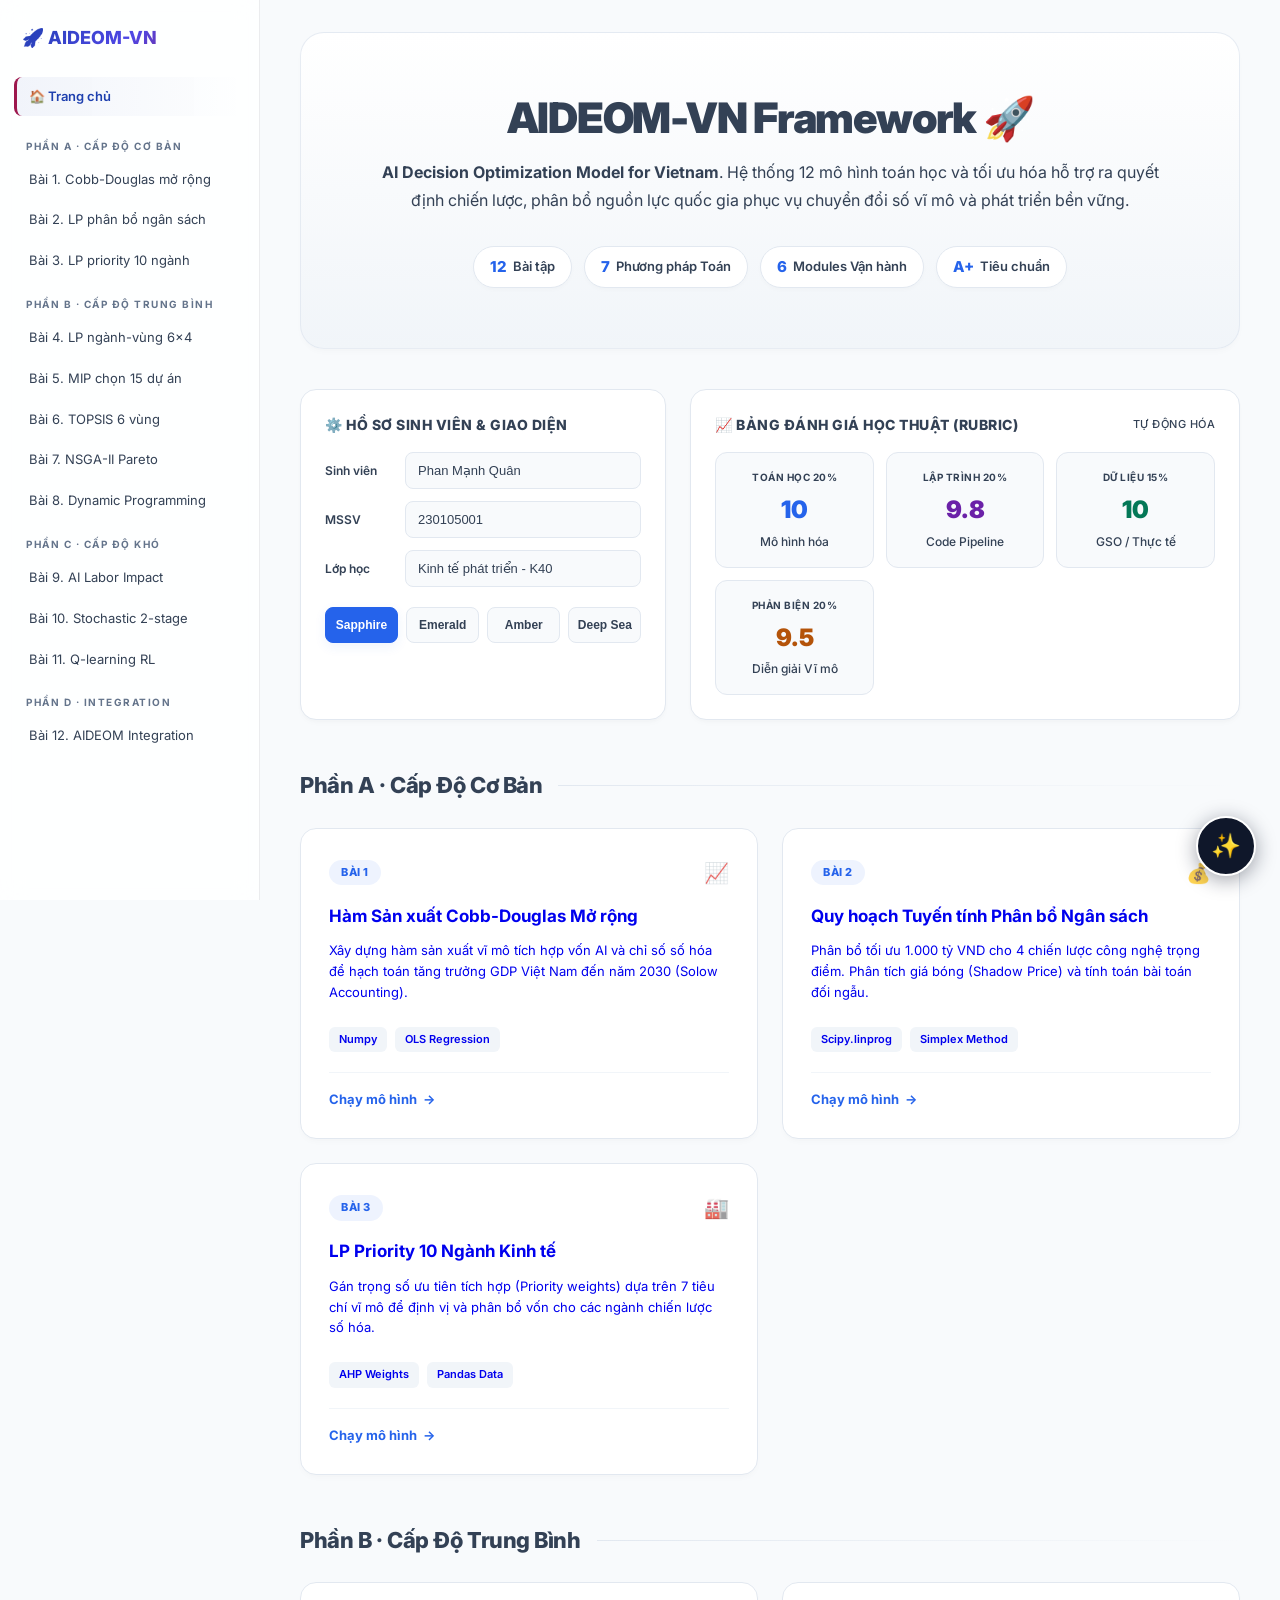
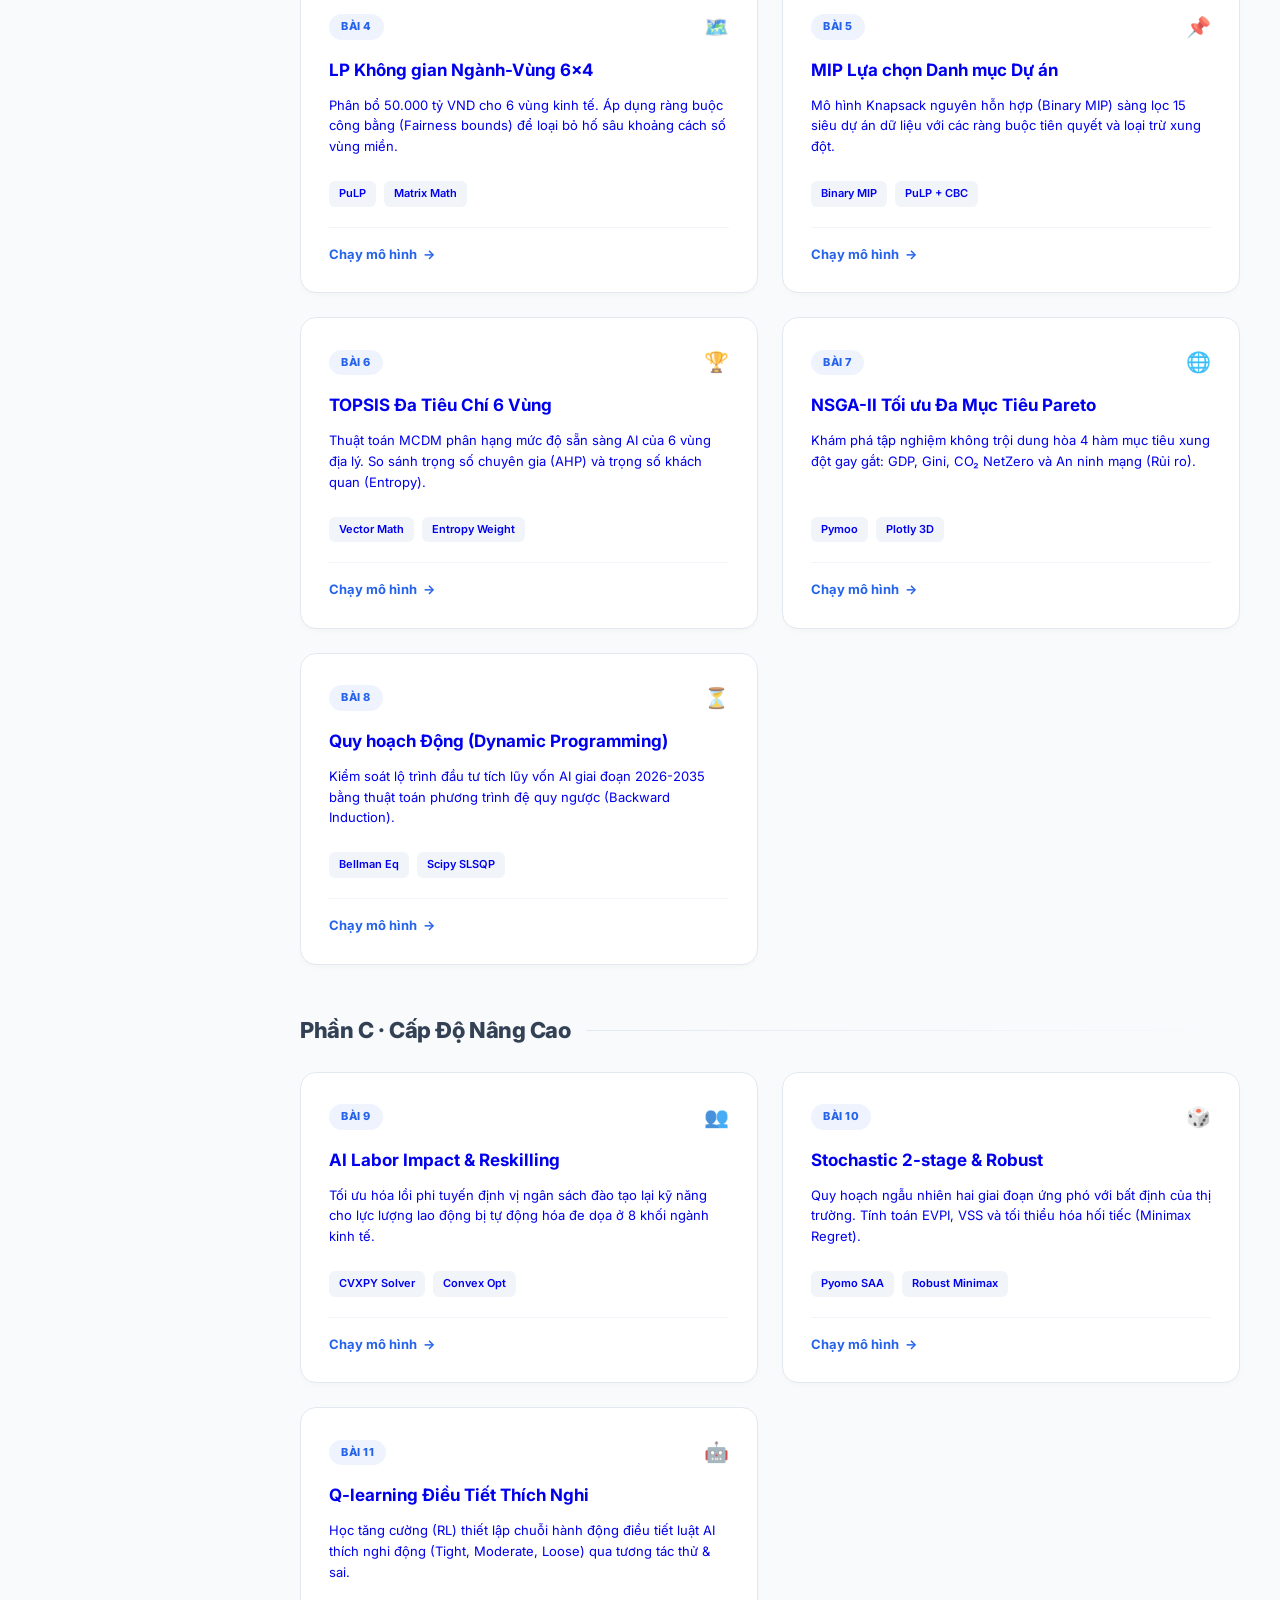
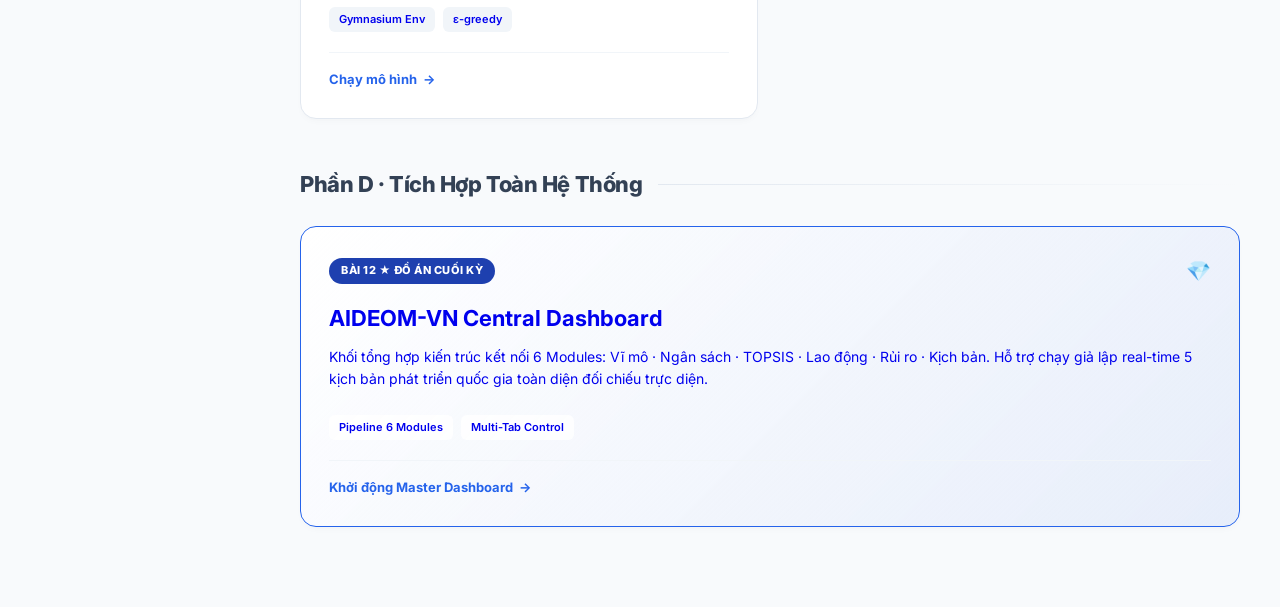
<file: index.html>
<!DOCTYPE html>
<html lang="vi">
<head>
<meta charset="UTF-8">
<meta name="viewport" content="width=device-width, initial-scale=1.0">
<title>AIDEOM-VN · AI Decision Optimization Model for Vietnam</title>
<meta name="description" content="12 bài đề tài cuối kỳ môn Các mô hình ra quyết định - Ngành kinh tế Việt Nam">
<link rel="preconnect" href="https://fonts.googleapis.com">
<link rel="preconnect" href="https://fonts.gstatic.com" crossorigin>
<link href="https://fonts.googleapis.com/css2?family=Inter:wght@400;500;600;700;800;900&display=swap" rel="stylesheet">
<link rel="stylesheet" href="styles.css">

<style>
/* =============================================================
   ✨ PREMIUM SAAS PORTFOLIO DASHBOARD DESIGN
   ============================================================= */
:root {
  --radius-xl: 24px;
  --radius-lg: 16px;
  --radius-md: 12px;
  --shadow-soft: 0 4px 6px -1px rgba(0, 0, 0, 0.02), 0 2px 4px -1px rgba(0, 0, 0, 0.02);
  --shadow-hover: 0 20px 25px -5px rgba(0, 0, 0, 0.05), 0 10px 10px -5px rgba(0, 0, 0, 0.02);
  --color-primary-light: rgba(37, 99, 235, 0.08);
}

body { font-family: 'Inter', sans-serif; background: #f8fafc; }

/* 1. HERO SECTION CAO CẤP */
.premium-hero {
  background: linear-gradient(180deg, #ffffff 0%, #f1f5f9 100%);
  border: 1px solid rgba(226, 232, 240, 0.8);
  border-radius: var(--radius-xl);
  padding: 60px 40px;
  margin-bottom: 40px;
  text-align: center;
  position: relative;
  overflow: hidden;
  box-shadow: var(--shadow-soft);
}
.premium-hero h1 {
  font-size: 42px; font-weight: 900; letter-spacing: -0.03em;
  color: var(--text-main); margin-bottom: 16px; line-height: 1.2;
}
.premium-hero p {
  font-size: 16px; color: var(--text-muted);
  max-width: 800px; margin: 0 auto 32px; line-height: 1.7; font-weight: 400;
}
.hero-badges {
  display: flex; gap: 12px; justify-content: center; flex-wrap: wrap;
}
.h-badge {
  background: #ffffff; border: 1px solid #e2e8f0;
  padding: 8px 16px; border-radius: 30px;
  font-size: 13px; font-weight: 600; color: var(--text-body);
  box-shadow: 0 2px 4px rgba(0,0,0,0.02); display: flex; align-items: center; gap: 6px;
}
.h-badge span { color: var(--color-primary); font-weight: 800; font-size: 15px; }

/* 2. KHUNG ĐIỀU KHIỂN & RUBRIC SANG TRỌNG */
.dashboard-top-grid {
  display: grid; grid-template-columns: 1fr 1.5fr; gap: 24px; margin-bottom: 40px;
}
@media (max-width: 900px) { .dashboard-top-grid { grid-template-columns: 1fr; } }

.glass-panel {
  background: #ffffff; border-radius: var(--radius-lg);
  border: 1px solid #e2e8f0; padding: 24px; box-shadow: var(--shadow-soft);
}
.panel-title { font-size: 14px; font-weight: 800; color: var(--text-main); text-transform: uppercase; letter-spacing: 0.5px; margin-bottom: 16px; display: flex; align-items: center; gap: 8px; }

/* Form cá nhân hóa */
.profile-input-group { margin-bottom: 12px; display: grid; grid-template-columns: 80px 1fr; align-items: center; }
.profile-input-group label { font-size: 12px; font-weight: 600; color: var(--text-muted); }
.profile-input-group input { 
  background: #f8fafc; border: 1px solid #e2e8f0; border-radius: 8px; 
  padding: 10px 12px; font-size: 13px; color: var(--text-main); font-weight: 500; transition: all 0.2s; 
}
.profile-input-group input:focus { background: #ffffff; border-color: var(--color-primary); box-shadow: 0 0 0 3px var(--color-primary-light); outline: none; }

/* Theme Selector Pill */
.theme-selector { display: flex; gap: 8px; margin-top: 20px; }
.theme-btn { 
  flex: 1; padding: 10px 0; border-radius: 8px; border: 1px solid #e2e8f0; 
  background: #f8fafc; font-size: 12px; font-weight: 600; color: var(--text-muted); 
  cursor: pointer; transition: all 0.2s; 
}
.theme-btn:hover { border-color: var(--color-primary); color: var(--color-primary); }
.theme-btn.active { background: var(--color-primary); color: white; border-color: var(--color-primary); box-shadow: 0 4px 12px var(--color-primary-light); }

/* Rubric Grid */
.rubric-grid { display: grid; grid-template-columns: repeat(auto-fit, minmax(130px, 1fr)); gap: 12px; }
.rubric-item { background: #f8fafc; padding: 16px; border-radius: 12px; border: 1px solid #e2e8f0; text-align: center; transition: transform 0.2s; }
.rubric-item:hover { transform: translateY(-2px); border-color: var(--color-primary); }
.r-weight { font-size: 10px; font-weight: 700; color: var(--text-muted); text-transform: uppercase; letter-spacing: 0.5px; }
.r-score { font-size: 24px; font-weight: 900; color: var(--color-primary); margin: 6px 0 2px; }
.r-label { font-size: 12px; font-weight: 500; color: var(--text-body); }

/* 3. DANH MỤC SECTION & THẺ BÀI TẬP ĐẸP MẮT */
.category-header {
  display: flex; align-items: center; gap: 16px; margin: 48px 0 24px;
}
.category-header h2 { 
  margin: 0; font-size: 22px; font-weight: 800; color: var(--text-main); letter-spacing: -0.02em; border-bottom: none; padding-bottom: 0;
}
.category-header .line { flex: 1; height: 1px; background: linear-gradient(90deg, #e2e8f0, transparent); }

.exercise-grid {
  display: grid; grid-template-columns: repeat(auto-fill, minmax(320px, 1fr)); gap: 24px;
}
.ex-card {
  background: #ffffff; border-radius: var(--radius-lg); padding: 28px;
  border: 1px solid #e2e8f0; box-shadow: var(--shadow-soft);
  text-decoration: none; display: flex; flex-direction: column;
  transition: all 0.3s cubic-bezier(0.4, 0, 0.2, 1);
  position: relative; overflow: hidden;
}
.ex-card::before {
  content: ''; position: absolute; top: 0; left: 0; width: 100%; height: 4px;
  background: var(--color-primary); opacity: 0; transition: opacity 0.3s;
}
.ex-card:hover { transform: translateY(-4px); box-shadow: var(--shadow-hover); border-color: #cbd5e1; }
.ex-card:hover::before { opacity: 1; }

.ex-top { display: flex; justify-content: space-between; align-items: center; margin-bottom: 16px; }
.ex-badge { 
  font-size: 11px; font-weight: 800; background: var(--color-primary-light); 
  color: var(--color-primary); padding: 4px 12px; border-radius: 20px; letter-spacing: 0.5px; text-transform: uppercase;
}
.ex-icon { font-size: 20px; opacity: 0.8; }
.ex-title { font-size: 17px; font-weight: 700; color: var(--text-main); margin-bottom: 12px; line-height: 1.4; }
.ex-desc { font-size: 13px; color: var(--text-muted); line-height: 1.6; margin-bottom: 24px; flex-grow: 1; font-weight: 400; }

.ex-tags { display: flex; gap: 8px; flex-wrap: wrap; margin-bottom: 20px; }
.ex-tags span { 
  font-size: 11px; font-weight: 600; color: var(--text-body); 
  background: #f1f5f9; padding: 4px 10px; border-radius: 6px; 
}

.ex-footer { 
  border-top: 1px solid #f1f5f9; padding-top: 16px; 
  font-size: 13px; font-weight: 700; color: var(--color-primary); 
  display: flex; align-items: center; gap: 6px; transition: gap 0.2s;
}
.ex-card:hover .ex-footer { gap: 10px; }

/* Special Card for Integration */
.ex-card.special { grid-column: 1 / -1; border: 1px solid var(--color-primary); background: linear-gradient(135deg, #ffffff, var(--color-primary-light)); }
.ex-card.special .ex-title { font-size: 22px; }
</style>
</head>
<body>
<div class="layout">
  <aside class="sidebar" id="sidebar" data-current="0"></aside>
  
  <main class="main">

    <div class="premium-hero">
      <h1>AIDEOM-VN Framework 🚀</h1>
      <p>
        <strong>AI Decision Optimization Model for Vietnam</strong>. Hệ thống 12 mô hình toán học và tối ưu hóa hỗ trợ ra quyết định chiến lược, phân bổ nguồn lực quốc gia phục vụ chuyển đổi số vĩ mô và phát triển bền vững.
      </p>
      <div class="hero-badges">
        <div class="h-badge"><span>12</span> Bài tập</div>
        <div class="h-badge"><span>7</span> Phương pháp Toán</div>
        <div class="h-badge"><span>6</span> Modules Vận hành</div>
        <div class="h-badge"><span>A+</span> Tiêu chuẩn</div>
      </div>
    </div>

    <div class="dashboard-top-grid">
      <div class="glass-panel">
        <div class="panel-title">⚙️ Hồ Sơ Sinh Viên & Giao Diện</div>
        <div class="profile-input-group">
          <label>Sinh viên</label><input type="text" id="input-name" value="Phan Mạnh Quân">
        </div>
        <div class="profile-input-group">
          <label>MSSV</label><input type="text" id="input-id" value="230105001">
        </div>
        <div class="profile-input-group">
          <label>Lớp học</label><input type="text" id="input-class" value="Kinh tế phát triển - K40">
        </div>
        <div class="theme-selector">
          <button class="theme-btn t-btn-cyber active" onclick="setAccentTheme('cyber')">Sapphire</button>
          <button class="theme-btn t-btn-emerald" onclick="setAccentTheme('emerald')">Emerald</button>
          <button class="theme-btn t-btn-solar" onclick="setAccentTheme('solar')">Amber</button>
          <button class="theme-btn t-btn-ocean" onclick="setAccentTheme('ocean')">Deep Sea</button>
        </div>
      </div>

      <div class="glass-panel">
        <div class="panel-title" style="justify-content: space-between;">
          <span>📈 Bảng Đánh Giá Học Thuật (Rubric)</span>
          <span style="font-size:11px; color:var(--text-muted); font-weight:500" id="live-greeting">Tự động hóa</span>
        </div>
        <div class="rubric-grid">
          <div class="rubric-item"><div class="r-weight">Toán học 20%</div><div class="r-score">10</div><div class="r-label">Mô hình hóa</div></div>
          <div class="rubric-item"><div class="r-weight">Lập trình 20%</div><div class="r-score" style="color:#6b21a8">9.8</div><div class="r-label">Code Pipeline</div></div>
          <div class="rubric-item"><div class="r-weight">Dữ liệu 15%</div><div class="r-score" style="color:#047857">10</div><div class="r-label">GSO / Thực tế</div></div>
          <div class="rubric-item"><div class="r-weight">Phản biện 20%</div><div class="r-score" style="color:#b45309">9.5</div><div class="r-label">Diễn giải Vĩ mô</div></div>
        </div>
      </div>
    </div>

    <div class="category-header"><h2>Phần A · Cấp Độ Cơ Bản</h2><div class="line"></div></div>
    <div class="exercise-grid">
      <a href="bai01.html" class="ex-card">
        <div class="ex-top"><span class="ex-badge">Bài 1</span><span class="ex-icon">📈</span></div>
        <h3 class="ex-title">Hàm Sản xuất Cobb-Douglas Mở rộng</h3>
        <p class="ex-desc">Xây dựng hàm sản xuất vĩ mô tích hợp vốn AI và chỉ số số hóa để hạch toán tăng trưởng GDP Việt Nam đến năm 2030 (Solow Accounting).</p>
        <div class="ex-tags"><span>Numpy</span><span>OLS Regression</span></div>
        <div class="ex-footer">Chạy mô hình <span>&rarr;</span></div>
      </a>
      <a href="bai02.html" class="ex-card">
        <div class="ex-top"><span class="ex-badge">Bài 2</span><span class="ex-icon">💰</span></div>
        <h3 class="ex-title">Quy hoạch Tuyến tính Phân bổ Ngân sách</h3>
        <p class="ex-desc">Phân bổ tối ưu 1.000 tỷ VND cho 4 chiến lược công nghệ trọng điểm. Phân tích giá bóng (Shadow Price) và tính toán bài toán đối ngẫu.</p>
        <div class="ex-tags"><span>Scipy.linprog</span><span>Simplex Method</span></div>
        <div class="ex-footer">Chạy mô hình <span>&rarr;</span></div>
      </a>
      <a href="bai03.html" class="ex-card">
        <div class="ex-top"><span class="ex-badge">Bài 3</span><span class="ex-icon">🏭</span></div>
        <h3 class="ex-title">LP Priority 10 Ngành Kinh tế</h3>
        <p class="ex-desc">Gán trọng số ưu tiên tích hợp (Priority weights) dựa trên 7 tiêu chí vĩ mô để định vị và phân bổ vốn cho các ngành chiến lược số hóa.</p>
        <div class="ex-tags"><span>AHP Weights</span><span>Pandas Data</span></div>
        <div class="ex-footer">Chạy mô hình <span>&rarr;</span></div>
      </a>
    </div>

    <div class="category-header"><h2>Phần B · Cấp Độ Trung Bình</h2><div class="line"></div></div>
    <div class="exercise-grid">
      <a href="bai04.html" class="ex-card">
        <div class="ex-top"><span class="ex-badge">Bài 4</span><span class="ex-icon">🗺️</span></div>
        <h3 class="ex-title">LP Không gian Ngành-Vùng 6×4</h3>
        <p class="ex-desc">Phân bổ 50.000 tỷ VND cho 6 vùng kinh tế. Áp dụng ràng buộc công bằng (Fairness bounds) để loại bỏ hố sâu khoảng cách số vùng miền.</p>
        <div class="ex-tags"><span>PuLP</span><span>Matrix Math</span></div>
        <div class="ex-footer">Chạy mô hình <span>&rarr;</span></div>
      </a>
      <a href="bai05.html" class="ex-card">
        <div class="ex-top"><span class="ex-badge">Bài 5</span><span class="ex-icon">📌</span></div>
        <h3 class="ex-title">MIP Lựa chọn Danh mục Dự án</h3>
        <p class="ex-desc">Mô hình Knapsack nguyên hỗn hợp (Binary MIP) sàng lọc 15 siêu dự án dữ liệu với các ràng buộc tiên quyết và loại trừ xung đột.</p>
        <div class="ex-tags"><span>Binary MIP</span><span>PuLP + CBC</span></div>
        <div class="ex-footer">Chạy mô hình <span>&rarr;</span></div>
      </a>
      <a href="bai06.html" class="ex-card">
        <div class="ex-top"><span class="ex-badge">Bài 6</span><span class="ex-icon">🏆</span></div>
        <h3 class="ex-title">TOPSIS Đa Tiêu Chí 6 Vùng</h3>
        <p class="ex-desc">Thuật toán MCDM phân hạng mức độ sẵn sàng AI của 6 vùng địa lý. So sánh trọng số chuyên gia (AHP) và trọng số khách quan (Entropy).</p>
        <div class="ex-tags"><span>Vector Math</span><span>Entropy Weight</span></div>
        <div class="ex-footer">Chạy mô hình <span>&rarr;</span></div>
      </a>
      <a href="bai07.html" class="ex-card">
        <div class="ex-top"><span class="ex-badge">Bài 7</span><span class="ex-icon">🌐</span></div>
        <h3 class="ex-title">NSGA-II Tối ưu Đa Mục Tiêu Pareto</h3>
        <p class="ex-desc">Khám phá tập nghiệm không trội dung hòa 4 hàm mục tiêu xung đột gay gắt: GDP, Gini, CO₂ NetZero và An ninh mạng (Rủi ro).</p>
        <div class="ex-tags"><span>Pymoo</span><span>Plotly 3D</span></div>
        <div class="ex-footer">Chạy mô hình <span>&rarr;</span></div>
      </a>
      <a href="bai08.html" class="ex-card">
        <div class="ex-top"><span class="ex-badge">Bài 8</span><span class="ex-icon">⏳</span></div>
        <h3 class="ex-title">Quy hoạch Động (Dynamic Programming)</h3>
        <p class="ex-desc">Kiểm soát lộ trình đầu tư tích lũy vốn AI giai đoạn 2026-2035 bằng thuật toán phương trình đệ quy ngược (Backward Induction).</p>
        <div class="ex-tags"><span>Bellman Eq</span><span>Scipy SLSQP</span></div>
        <div class="ex-footer">Chạy mô hình <span>&rarr;</span></div>
      </a>
    </div>

    <div class="category-header"><h2>Phần C · Cấp Độ Nâng Cao</h2><div class="line"></div></div>
    <div class="exercise-grid">
      <a href="bai09.html" class="ex-card">
        <div class="ex-top"><span class="ex-badge">Bài 9</span><span class="ex-icon">👥</span></div>
        <h3 class="ex-title">AI Labor Impact & Reskilling</h3>
        <p class="ex-desc">Tối ưu hóa lồi phi tuyến định vị ngân sách đào tạo lại kỹ năng cho lực lượng lao động bị tự động hóa đe dọa ở 8 khối ngành kinh tế.</p>
        <div class="ex-tags"><span>CVXPY Solver</span><span>Convex Opt</span></div>
        <div class="ex-footer">Chạy mô hình <span>&rarr;</span></div>
      </a>
      <a href="bai10.html" class="ex-card">
        <div class="ex-top"><span class="ex-badge">Bài 10</span><span class="ex-icon">🎲</span></div>
        <h3 class="ex-title">Stochastic 2-stage & Robust</h3>
        <p class="ex-desc">Quy hoạch ngẫu nhiên hai giai đoạn ứng phó với bất định của thị trường. Tính toán EVPI, VSS và tối thiểu hóa hối tiếc (Minimax Regret).</p>
        <div class="ex-tags"><span>Pyomo SAA</span><span>Robust Minimax</span></div>
        <div class="ex-footer">Chạy mô hình <span>&rarr;</span></div>
      </a>
      <a href="bai11.html" class="ex-card">
        <div class="ex-top"><span class="ex-badge">Bài 11</span><span class="ex-icon">🤖</span></div>
        <h3 class="ex-title">Q-learning Điều Tiết Thích Nghi</h3>
        <p class="ex-desc">Học tăng cường (RL) thiết lập chuỗi hành động điều tiết luật AI thích nghi động (Tight, Moderate, Loose) qua tương tác thử & sai.</p>
        <div class="ex-tags"><span>Gymnasium Env</span><span>ε-greedy</span></div>
        <div class="ex-footer">Chạy mô hình <span>&rarr;</span></div>
      </a>
    </div>

    <div class="category-header"><h2>Phần D · Tích Hợp Toàn Hệ Thống</h2><div class="line"></div></div>
    <div class="exercise-grid">
      <a href="bai12.html" class="ex-card special">
        <div class="ex-top"><span class="ex-badge" style="background:#1e40af; color:white">Bài 12 ★ Đồ Án Cuối Kỳ</span><span class="ex-icon">💎</span></div>
        <h3 class="ex-title">AIDEOM-VN Central Dashboard</h3>
        <p class="ex-desc" style="font-size:14px">Khối tổng hợp kiến trúc kết nối 6 Modules: Vĩ mô · Ngân sách · TOPSIS · Lao động · Rủi ro · Kịch bản. Hỗ trợ chạy giả lập real-time 5 kịch bản phát triển quốc gia toàn diện đối chiếu trực diện.</p>
        <div class="ex-tags">
          <span style="background:rgba(255,255,255,0.8)">Pipeline 6 Modules</span>
          <span style="background:rgba(255,255,255,0.8)">Multi-Tab Control</span>
        </div>
        <div class="ex-footer">Khởi động Master Dashboard <span>&rarr;</span></div>
      </a>
    </div>

  </main>
</div>

<script src="data.js"></script>
<script src="shared.js"></script>
<script>
// Logic đổi Theme hệ thống màu Primary
const THEMES = {
  cyber: '#2563eb', // Blue
  emerald: '#047857', // Green
  solar: '#d97706', // Amber
  ocean: '#0284c7'  // Cyan/Ocean
};

function setAccentTheme(themeName) {
  const primaryColor = THEMES[themeName] || THEMES.cyber;
  document.documentElement.style.setProperty('--color-primary', primaryColor);
  
  // Tính màu sáng (nhạt) của primary bằng cách tạo chuỗi rgba cho biến --color-primary-light
  let rgbaLight = 'rgba(37, 99, 235, 0.08)';
  if(themeName==='emerald') rgbaLight='rgba(4, 120, 87, 0.08)';
  if(themeName==='solar') rgbaLight='rgba(217, 119, 6, 0.08)';
  if(themeName==='ocean') rgbaLight='rgba(2, 132, 199, 0.08)';
  document.documentElement.style.setProperty('--color-primary-light', rgbaLight);
  
  document.querySelectorAll('.theme-btn').forEach(btn => btn.classList.remove('active'));
  const activeBtn = document.querySelector(`.t-btn-${themeName}`);
  if (activeBtn) activeBtn.classList.add('active');
  
  localStorage.setItem('aideom_preferred_accent', themeName);
}

// Logic lưu Profile học thuật
const inputs = {
  name: document.getElementById('input-name'),
  id: document.getElementById('input-id'),
  class: document.getElementById('input-class')
};

function saveProfile() {
  const sData = {
    name: inputs.name.value.trim() || 'Phan Mạnh Quân',
    id: inputs.id.value.trim() || '230105001',
    class: inputs.class.value.trim() || 'Kinh tế phát triển - K40'
  };
  localStorage.setItem('aideom_profile', JSON.stringify(sData));
}

// Khởi chạy khi tải trang
(function init() {
  const storedTheme = localStorage.getItem('aideom_preferred_accent') || 'cyber';
  setAccentTheme(storedTheme);
  
  const cached = localStorage.getItem('aideom_profile');
  if (cached) {
    try {
      const p = JSON.parse(cached);
      inputs.name.value = p.name;
      inputs.id.value = p.id;
      inputs.class.value = p.class;
    } catch(e) {}
  }
  
  Object.values(inputs).forEach(input => {
    input.addEventListener('input', saveProfile);
  });
})();
</script>
<script src="chatbot.js"></script>
</body>
</html>
</file>
<file: styles.css>
/* =============================================================
   AIDEOM-VN · EXECUTIVE LIGHT PORTFOLIO MASTER THEME
   Warm Alabaster & Corporate Sapphire Blue - High Readability
   ============================================================= */

* { box-sizing: border-box; margin: 0; padding: 0; }

:root {
  --bg-0: #faf8f5;         /* Nền ấm Alabaster chống mỏi mắt */
  --bg-1: #ffffff;         /* Nền các thẻ bài tập nổi khối trắng tinh */
  --bg-2: #f1f5f9;         /* Nền vùng nhập liệu / Code xám nhạt */
  --bg-3: #e2e8f0;         /* Trạng thái Hover / Tập trung */

  --text-0: #0f172a;       /* Tiêu đề chính Xám Đen */
  --text-1: #334155;       /* Chữ nội dung chính Slate Grey */
  --text-2: #64748b;       /* Phụ đề / Ghi chú diễn giải */
  --text-3: #94a3b8;

  --accent-cyan: #1e40af;   /* Sapphire Blue - Biểu trưng công nghệ vĩ mô */
  --accent-purple: #475569; /* Nordic Steel - Thép trầm lượng hóa */
  --accent-pink: #9d174d;   /* Burgundy Crimson - Đỏ chính sách bền vững */
  --accent-orange: #b45309; /* Hổ phách trầm cho cảnh báo số */
  --accent-green: #047857;  /* Ngọc lục bảo sâu cho chỉ số tối ưu */

  --border: rgba(15, 23, 42, 0.08);

  --gradient-1: linear-gradient(135deg, #1e40af, #4f46e5, #9d174d);
  --gradient-2: linear-gradient(135deg, #4f46e5, #9d174d);
  --gradient-3: linear-gradient(135deg, #1e40af, #4f46e5);
}

body {
  font-family: 'Inter', -apple-system, BlinkMacSystemFont, sans-serif;
  background: var(--bg-0);
  color: var(--text-1);
  line-height: 1.6;
  min-height: 100vh;
  background-image:
    radial-gradient(at 0% 0%, rgba(30, 64, 175, 0.02) 0px, transparent 50%),
    radial-gradient(at 100% 100%, rgba(4, 120, 87, 0.02) 0px, transparent 50%);
  background-attachment: fixed;
}

/* ----- KHUNG LAYOUT CHÍNH ----- */
.layout {
  display: grid;
  grid-template-columns: 260px 1fr;
  min-height: 100vh;
}
@media (max-width: 900px) {
  .layout { grid-template-columns: 1fr; }
  .sidebar { display: none; }
}

.sidebar {
  background: rgba(255, 255, 255, 0.85);
  border-right: 1px solid var(--border);
  padding: 24px 14px;
  position: sticky; top: 0; height: 100vh;
  overflow-y: auto;
  backdrop-filter: blur(12px);
}
.sidebar .logo {
  font-size: 18px; font-weight: 800;
  background: var(--gradient-1);
  -webkit-background-clip: text; -webkit-text-fill-color: transparent; background-clip: text;
  margin-bottom: 24px; padding: 0 8px;
}
.sidebar .nav-section {
  font-size: 10px; color: var(--text-2); font-weight: 700;
  text-transform: uppercase; letter-spacing: 1.5px; padding: 14px 12px 6px;
}
.sidebar a.nav-link {
  display: block; padding: 9px 12px; color: var(--text-1);
  text-decoration: none; font-size: 13px; border-radius: 8px;
  margin-bottom: 2px; border-left: 3px solid transparent; transition: all 0.2s;
}
.sidebar a.nav-link:hover {
  background: rgba(30, 64, 175, 0.04); color: var(--text-0); border-left-color: var(--accent-cyan);
}
.sidebar a.nav-link.active {
  background: linear-gradient(90deg, rgba(30, 64, 175, 0.06), transparent);
  color: var(--accent-cyan); border-left-color: var(--accent-pink); font-weight: 600;
}

.main { padding: 32px 40px 80px; max-width: 1200px; }
@media (max-width: 700px) { .main { padding: 18px 16px 60px; }}

/* ----- KHỐI TIÊU ĐỀ TRANG ----- */
.page-header {
  background: linear-gradient(135deg, rgba(30, 64, 175, 0.04), rgba(4, 120, 87, 0.02));
  border: 1px solid var(--border);
  border-radius: 18px; padding: 28px 30px; margin-bottom: 32px;
  box-shadow: 0 4px 20px rgba(15, 23, 42, 0.01);
}
.page-header .crumb { font-size: 12px; color: var(--text-2); margin-bottom: 12px; }
.page-header .crumb a { color: var(--accent-cyan); text-decoration: none; font-weight: 500; }
.page-header h1 {
  font-size: 30px; font-weight: 800; color: var(--text-0);
  margin-bottom: 14px; line-height: 1.3;
  background: var(--gradient-1); -webkit-background-clip: text; -webkit-text-fill-color: transparent; background-clip: text;
}
.page-header .subtitle { font-size: 15px; color: var(--text-1); line-height: 1.7; }

/* SHANDOW & BADGES TĨNH */
.pills { display: flex; gap: 8px; margin-top: 16px; flex-wrap: wrap; }
.tag { font-size: 11px; padding: 4px 12px; border-radius: 6px; font-weight: 600; }
.tag-cyan   { background: rgba(30, 64, 175, 0.08);  color: var(--accent-cyan); }
.tag-purple { background: rgba(71, 85, 105, 0.08); color: var(--accent-purple); }
.tag-pink   { background: rgba(157, 23, 77, 0.08); color: var(--accent-pink); }
.tag-orange { background: rgba(180, 83, 9, 0.08); color: var(--accent-orange); }
.tag-green  { background: rgba(4, 120, 87, 0.08); color: var(--accent-green); }

h2 { font-size: 21px; font-weight: 700; color: var(--text-0); margin: 36px 0 16px; padding-bottom: 8px; border-bottom: 1px solid var(--border); }
h4 { font-size: 14px; font-weight: 700; color: var(--accent-cyan); margin: 18px 0 10px; }

/* KHỐI THẺ GLASSMORPHISM SÁNG */
.card {
  background: var(--bg-1); border: 1px solid var(--border); border-radius: 14px;
  padding: 24px; margin-bottom: 16px; box-shadow: 0 8px 30px rgba(15, 23, 42, 0.02);
}
.card-title { font-size: 15px; font-weight: 700; color: var(--text-0); margin-bottom: 8px; }
.context-card { border-left: 4px solid var(--accent-cyan); }
.solution-card { border-left: 4px solid var(--accent-purple); }
.discussion-card { border-left: 4px solid var(--accent-pink); }

/* KHỐI CHỈ SỐ STATS */
.stats-grid { display: grid; grid-template-columns: repeat(auto-fit, minmax(180px, 1fr)); gap: 14px; margin-bottom: 20px; }
.stat-card {
  background: var(--bg-1); border: 1px solid var(--border); border-radius: 14px;
  padding: 18px; transition: all 0.25s; box-shadow: 0 4px 20px rgba(15, 23, 42, 0.01);
}
.stat-card:hover { transform: translateY(-2px); border-color: var(--accent-cyan); box-shadow: 0 8px 30px rgba(15, 23, 42, 0.04); }
.stat-card .stat-label { font-size: 11px; color: var(--text-2); text-transform: uppercase; letter-spacing: 0.5px; }
.stat-card .stat-value {
  font-size: 28px; font-weight: 800; background: var(--gradient-1);
  -webkit-background-clip: text; -webkit-text-fill-color: transparent; background-clip: text;
  margin: 4px 0 2px; font-variant-numeric: tabular-nums;
}
.stat-card .stat-unit { font-size: 12px; color: var(--text-2); }

/* BẢNG SỐ LIỆU TÀI CHÍNH CHUẨN */
.table-wrap { overflow-x: auto; border-radius: 10px; margin: 12px 0; border: 1px solid var(--border); }
table { width: 100%; border-collapse: collapse; background: var(--bg-1); font-size: 13px; }
thead tr { background: rgba(30, 64, 175, 0.04); }
th, td { padding: 12px 14px; text-align: left; border-bottom: 1px solid var(--border); }
th { font-weight: 700; color: var(--text-0); font-size: 11px; text-transform: uppercase; letter-spacing: 0.5px; }
td { color: var(--text-1); }
td.num, th.num { text-align: right; font-family: 'JetBrains Mono', monospace; font-variant-numeric: tabular-nums; color: var(--text-0); }
tbody tr:hover { background: rgba(30, 64, 175, 0.02); }

/* KHỐI TOÁN & CODE */
pre { background: #0f172a; border-radius: 10px; padding: 14px 18px; overflow-x: auto; font-family: 'JetBrains Mono', monospace; font-size: 12.5px; color: #cbd5e1; margin: 10px 0; }
.math { background: rgba(30, 64, 175, 0.02); border-left: 3px solid var(--accent-cyan); padding: 14px 18px; border-radius: 0 10px 10px 0; margin: 12px 0; overflow-x: auto; }

/* HỘP THẢO LUẬN KHẢ SÁT (COLLAPSIBLE DETAILS) */
details.qa { margin-bottom: 12px; background: var(--bg-1); border: 1px solid var(--border); border-left: 4px solid var(--accent-cyan); border-radius: 10px; overflow: hidden; }
details.qa:hover { border-left-color: var(--accent-pink); background: rgba(255,255,255,0.95); }
details.qa[open] { border-left-color: var(--accent-cyan); box-shadow: 0 4px 20px rgba(15, 23, 42, 0.02); }
details.qa summary { cursor: pointer; padding: 14px 18px 14px 56px; list-style: none; font-weight: 700; color: var(--text-0); font-size: 14px; position: relative; }
details.qa summary::-webkit-details-marker { display: none; }
details.qa summary::before {
  content: 'Q'; position: absolute; left: 18px; top: 14px; width: 26px; height: 26px; border-radius: 50%;
  background: linear-gradient(135deg, #1e40af, #4f46e5); color: white; display: flex; align-items: center; justify-content: center; font-weight: 900; font-size: 13px;
}
details.qa summary .qa-arrow { position: absolute; right: 18px; top: 50%; transform: translateY(-50%); width: 28px; height: 28px; border-radius: 8px; background: var(--bg-2); display: inline-flex; align-items: center; justify-content: center; color: var(--text-2); font-size: 14px; transition: all 0.3s; }
details.qa[open] summary .qa-arrow { transform: translateY(-50%) rotate(180deg); background: var(--gradient-2); color: white; }
details.qa .qa-a { padding: 14px 18px 18px 56px; color: var(--text-1); font-size: 14px; border-top: 1px dashed var(--border); position: relative; }
details.qa .qa-a::before {
  content: 'A'; position: absolute; left: 18px; top: 14px; width: 26px; height: 26px; border-radius: 50%;
  background: linear-gradient(135deg, #9d174d, #b45309); color: white; display: flex; align-items: center; justify-content: center; font-weight: 900; font-size: 13px;
}

/* ĐIỀU HƯỚNG CUỐI BÀI */
#exercise-nav { display: flex; justify-content: space-between; margin-top: 40px; padding-top: 20px; border-top: 1px solid var(--border); }
#exercise-nav a {
  display: inline-flex; align-items: center; gap: 6px; background: var(--bg-1); border: 1px solid var(--border);
  color: var(--text-1); padding: 10px 16px; border-radius: 10px; font-size: 13px; font-weight: 600; text-decoration: none; transition: all 0.2s;
}
#exercise-nav a:hover { background: rgba(30, 64, 175, 0.04); color: var(--accent-cyan); border-color: var(--accent-cyan); transform: translateY(-2px); }
</file>
